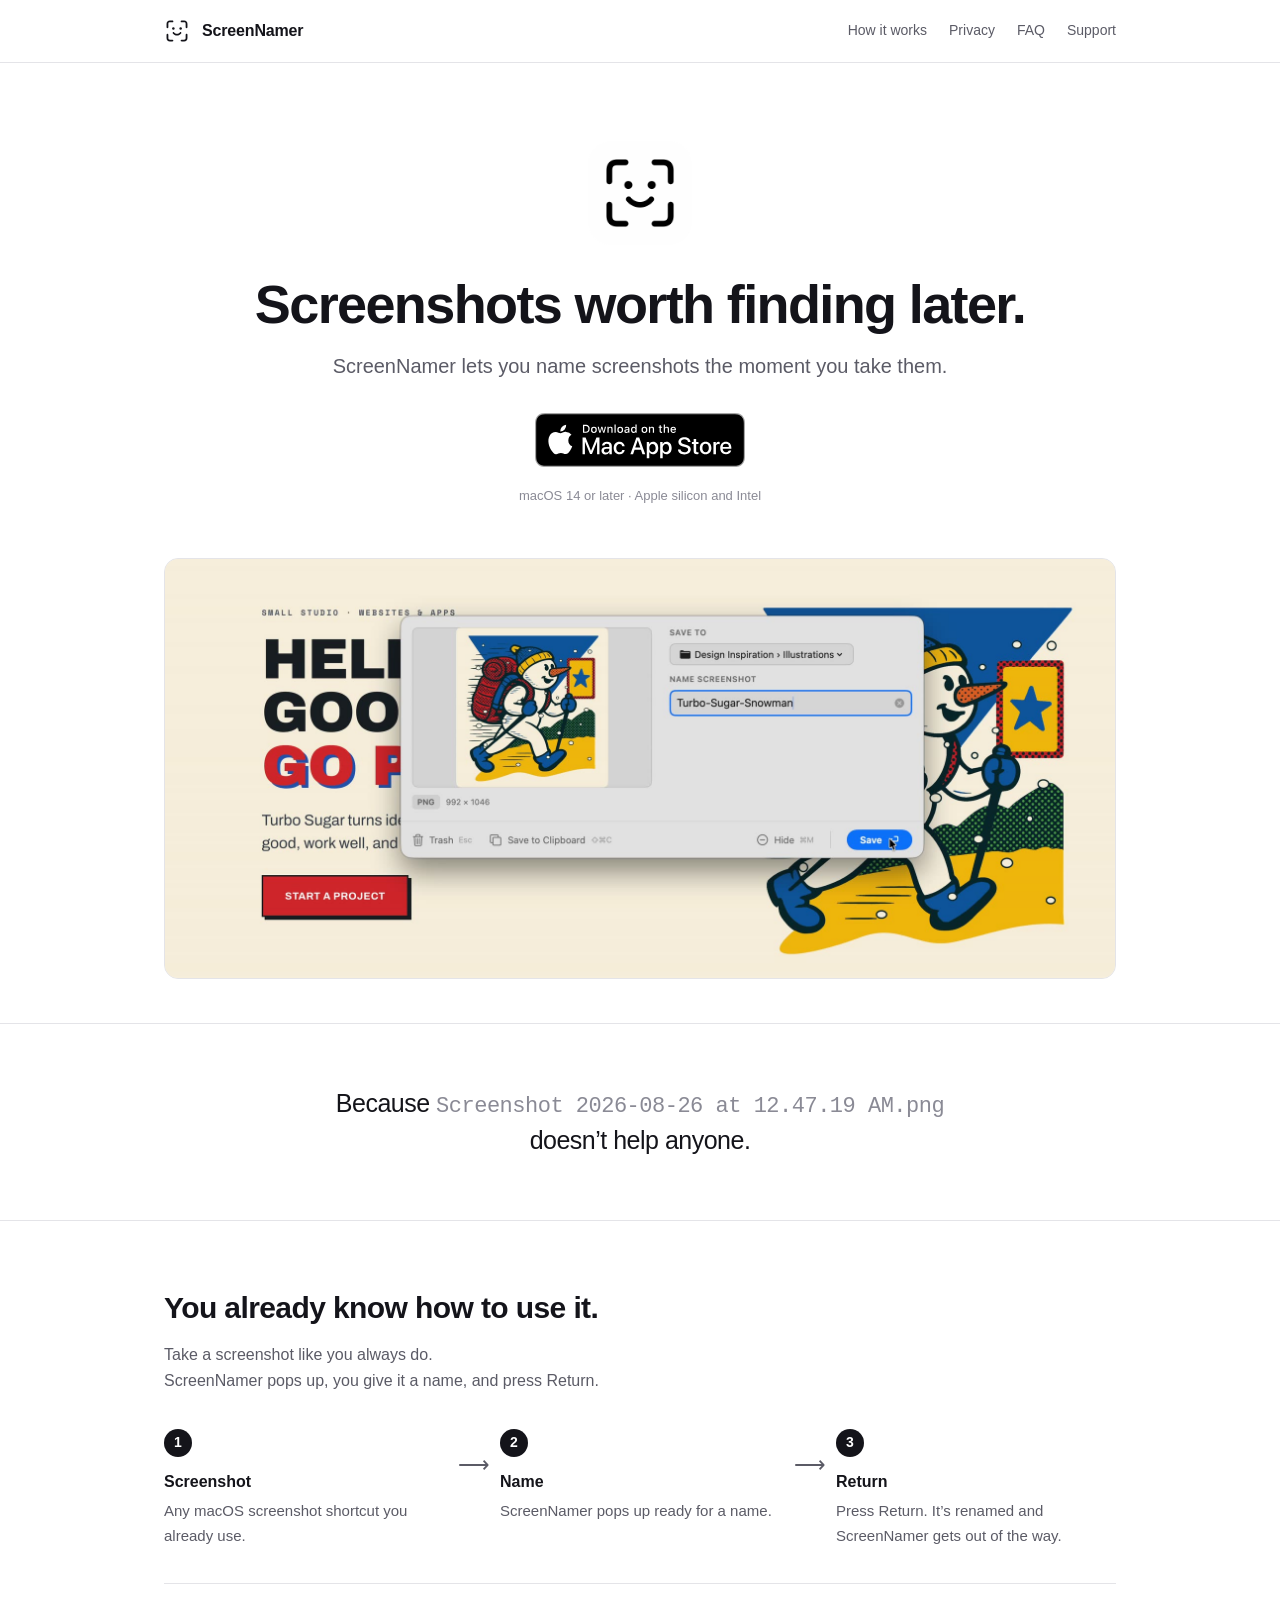
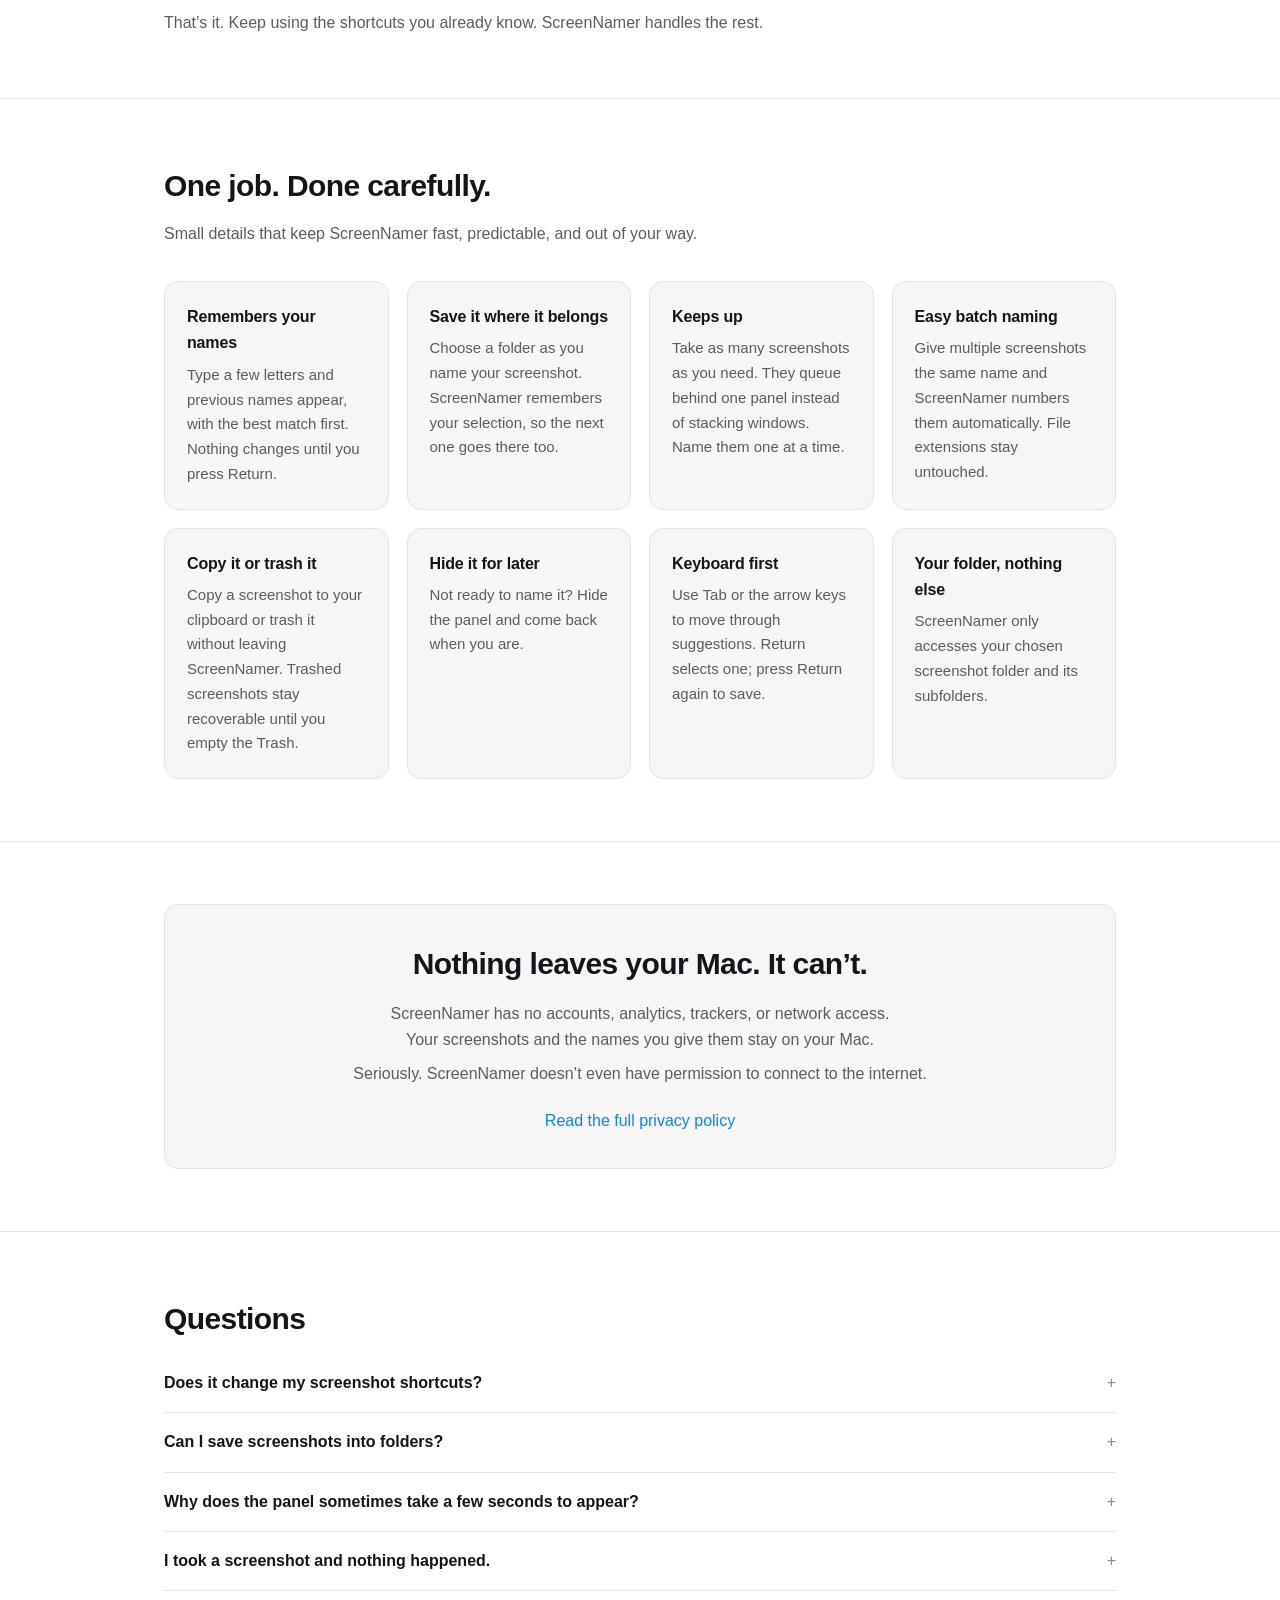
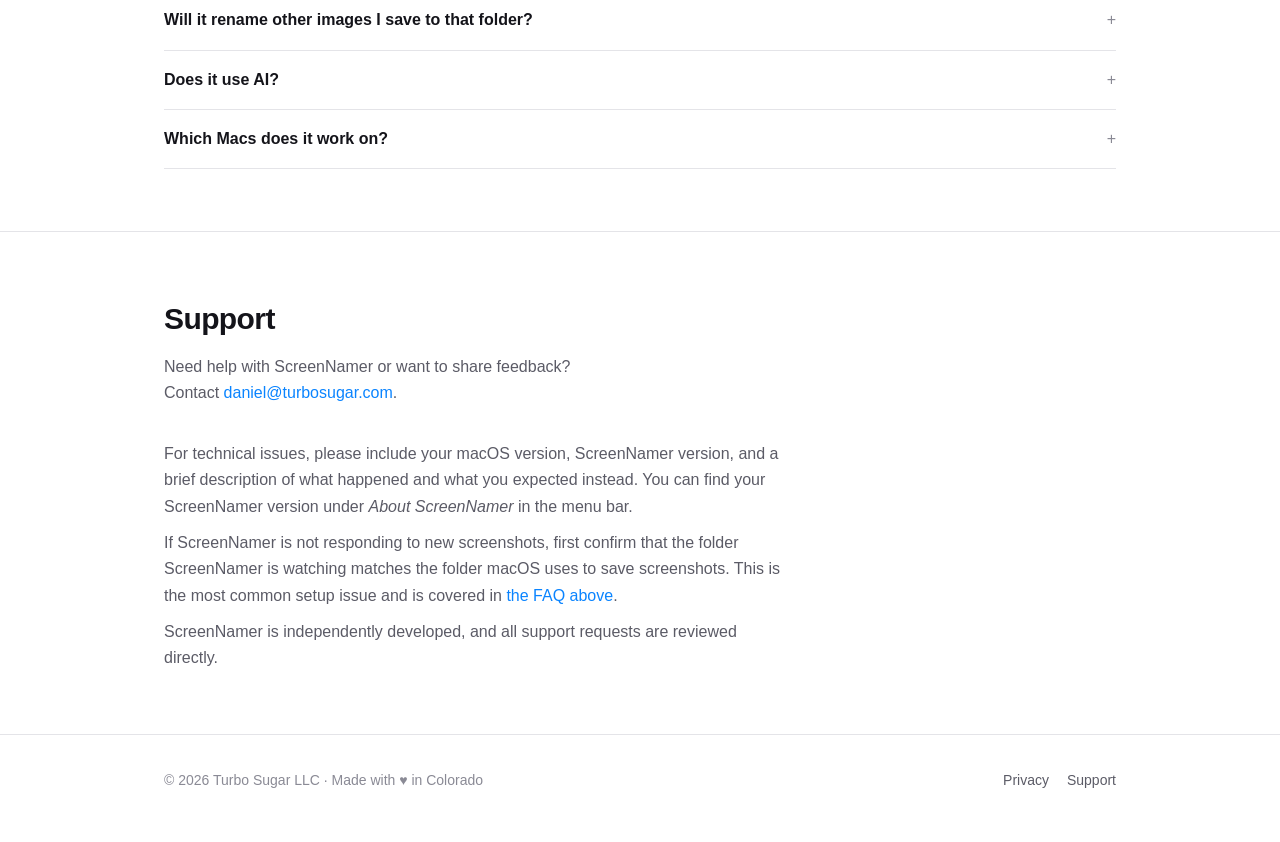
<file: index.html>
<!doctype html>
<html lang="en">
<head>
<meta charset="utf-8">
<meta name="viewport" content="width=device-width, initial-scale=1">
<title>ScreenNamer: Screenshots worth finding later</title>
<meta name="description" content="A tiny Mac app for people who take a lot of screenshots. Name them the moment you take them. Type a name, press Return, done. Nothing leaves your Mac.">
<link rel="icon" href="assets/icon.png">
<link rel="stylesheet" href="styles.css">

<meta property="og:title" content="ScreenNamer: Screenshots worth finding later">
<meta property="og:description" content="A tiny Mac app for people who take a lot of screenshots. Name them while you still remember why you took them.">
<meta property="og:image" content="https://screennamer.com/assets/mockup-turbo-sugar.png">
<meta property="og:url" content="https://screennamer.com/">
<meta property="og:type" content="website">
<meta name="twitter:card" content="summary_large_image">

<!-- Page counts only: the cookieless build, so nothing is stored on a visitor's
     device and the site needs no consent banner. See /privacy for what this collects.
     The app itself has no network access at all; that is a separate matter. -->
<script
  defer
  data-website-id="dfid_9TBlwicqMtUxgh9AeUg6Y"
  data-domain="screennamer.com"
  src="https://datafa.st/js/script.cookieless.js">
</script>
</head>
<body>

<header>
  <div class="wrap bar">
    <svg class="mark" width="26" height="26" viewBox="0 0 1024 1024" fill="currentColor" aria-hidden="true" focusable="false">
      <path d="M135.83,404.52c-19.79,0-35.83-16.04-35.83-35.83v-134.35c0-85.38,48.97-134.35,134.35-134.35h98.52c19.79,0,35.83,16.04,35.83,35.83s-16.04,35.83-35.83,35.83h-98.52c-45.7,0-62.7,16.99-62.7,62.7v134.35c0,19.79-16.04,35.83-35.83,35.83Z"/>
      <path d="M888.17,404.52c-19.79,0-35.83-16.04-35.83-35.83v-134.35c0-45.7-16.99-62.7-62.7-62.7h-98.52c-19.79,0-35.83-16.04-35.83-35.83s16.04-35.83,35.83-35.83h98.52c85.38,0,134.35,48.97,134.35,134.35v134.35c0,19.79-16.04,35.83-35.83,35.83Z"/>
      <path d="M332.87,924h-98.52c-85.38,0-134.35-48.97-134.35-134.35v-134.35c0-19.79,16.04-35.83,35.83-35.83s35.83,16.04,35.83,35.83v134.35c0,45.7,16.99,62.7,62.7,62.7h98.52c19.79,0,35.83,16.04,35.83,35.83s-16.04,35.83-35.83,35.83Z"/>
      <path d="M789.65,924h-98.52c-19.79,0-35.83-16.04-35.83-35.83s16.04-35.83,35.83-35.83h98.52c45.7,0,62.7-16.99,62.7-62.7v-134.35c0-19.79,16.04-35.83,35.83-35.83s35.83,16.04,35.83,35.83v134.35c0,85.38-48.97,134.35-134.35,134.35Z"/>
      <circle cx="368.7" cy="413.48" r="49.26"/>
      <circle cx="655.3" cy="413.48" r="49.26"/>
      <path d="M512,688.89c-64.33,0-124.49-29.08-165.05-79.78-11.59-14.49-9.24-35.62,5.25-47.21,14.49-11.59,35.62-9.24,47.21,5.24,27.74,34.68,68.78,54.57,112.6,54.57s84.86-19.89,112.6-54.57c11.59-14.48,32.72-16.83,47.21-5.24,14.48,11.59,16.83,32.72,5.24,47.21-40.56,50.7-100.72,79.78-165.05,79.78Z"/>
    </svg>
    <span class="name">ScreenNamer</span>
    <nav>
      <a href="#how">How it works</a>
      <a href="#privacy">Privacy</a>
      <a href="#faq">FAQ</a>
      <a href="#support">Support</a>
    </nav>
  </div>
</header>

<main>

  <div class="wrap hero">
    <img class="icon" src="assets/icon.png" alt="ScreenNamer app icon">
    <h1>Screenshots worth finding later.</h1>
    <p class="lede">
      ScreenNamer lets you name screenshots the moment you take them.
    </p>

    <div class="cta">
      <!-- Apple's official badge, unmodified: black (preferred), at least 40px tall,
           one-quarter of its height clear on every side. -->
      <a class="store-badge" href="https://apps.apple.com/us/app/screennamer/id6806063779?mt=12">
        <img src="assets/mac-app-store-badge.svg"
             alt="Download on the Mac App Store" width="211" height="54">
      </a>
      <span class="meta">macOS 14 or later · Apple silicon and Intel</span>
    </div>

    <figure class="shot">
      <!--
        The whole pitch is speed, and speed is not a thing a still image can show.
        Muted and inline so it plays on mobile; the poster covers the moment before
        playback, and anyone who has asked their system to reduce motion.
      -->
      <video autoplay muted loop playsinline preload="metadata"
             poster="assets/hero-poster.jpg"
             aria-label="A screenshot is captured over a web page. The ScreenNamer panel appears with a preview of the capture, a Save To row above the name field, and recent names listed below it. A name is picked from that list, then the Save To menu opens and a folder two levels down is chosen, Design Inspiration then Illustrations. The screenshot is saved there under its new name and the panel disappears. Along the bottom of the panel sit its four actions: Trash, Save to Clipboard, Hide, and Save.">
        <source src="assets/hero.mp4" type="video/mp4">
        <img src="assets/hero-poster.jpg" alt="The ScreenNamer rename panel floating over a web page: a preview of the capture, a Save To row reading Design Inspiration then Illustrations, a name field reading Turbo-Sugar-Snowman, and a row of actions along the bottom: Trash, Save to Clipboard, Hide and Save.">
      </video>
    </figure>
  </div>

  <section>
    <div class="wrap">
      <p class="pull">
        Because <code>Screenshot 2026-08-26 at 12.47.19 AM.png</code><br>
        doesn&rsquo;t help anyone.
      </p>
    </div>
  </section>

  <section id="how">
    <div class="wrap">
      <h2>You already know how to use it.</h2>
      <p class="sub">
        Take a screenshot like you always do.<br>
        ScreenNamer pops up, you give it a name, and press Return.
      </p>
      <div class="steps">
        <div class="step">
          <h3>Screenshot</h3>
          <p>Any macOS screenshot shortcut you already use.</p>
        </div>
        <div class="step">
          <h3>Name</h3>
          <p>ScreenNamer pops up ready for a name.</p>
        </div>
        <div class="step">
          <h3>Return</h3>
          <p>Press Return. It&rsquo;s renamed and ScreenNamer gets out of the way.</p>
        </div>
      </div>
      <p class="steps-coda">That&rsquo;s it. Keep using the shortcuts you already know. ScreenNamer handles the rest.</p>
    </div>
  </section>

  <section>
    <div class="wrap">
      <h2>One job. Done carefully.</h2>
      <p class="sub">Small details that keep ScreenNamer fast, predictable, and out of your way.</p>
      <div class="grid">
        <div class="card">
          <h3>Remembers your names</h3>
          <p>Type a few letters and previous names appear, with the best match first. Nothing changes until you press Return.</p>
        </div>
        <div class="card">
          <h3>Save it where it belongs</h3>
          <p>Choose a folder as you name your screenshot. ScreenNamer remembers your selection, so the next one goes there too.</p>
        </div>
        <div class="card">
          <h3>Keeps up</h3>
          <p>Take as many screenshots as you need. They queue behind one panel instead of stacking windows. Name them one at a time.</p>
        </div>
        <div class="card">
          <h3>Easy batch naming</h3>
          <p>Give multiple screenshots the same name and ScreenNamer numbers them automatically. File extensions stay untouched.</p>
        </div>
        <div class="card">
          <h3>Copy it or trash it</h3>
          <p>Copy a screenshot to your clipboard or trash it without leaving ScreenNamer. Trashed screenshots stay recoverable until you empty the Trash.</p>
        </div>
        <div class="card">
          <h3>Hide it for later</h3>
          <p>Not ready to name it? Hide the panel and come back when you are.</p>
        </div>
        <div class="card">
          <h3>Keyboard first</h3>
          <p>Use Tab or the arrow keys to move through suggestions. Return selects one; press Return again to save.</p>
        </div>
        <div class="card">
          <h3>Your folder, nothing else</h3>
          <p>ScreenNamer only accesses your chosen screenshot folder and its subfolders.</p>
        </div>
      </div>
    </div>
  </section>

  <section id="privacy">
    <div class="wrap">
      <div class="banner">
        <h2>Nothing leaves your Mac. It can&rsquo;t.</h2>
        <p>
          ScreenNamer has no accounts, analytics, trackers, or network access. Your screenshots and
          the names you give them stay on your Mac.
        </p>
        <p>
          Seriously. ScreenNamer doesn&rsquo;t even have permission to connect to the internet.
        </p>
        <p class="banner-link"><a href="privacy/">Read the full privacy policy</a></p>
      </div>
    </div>
  </section>

  <section id="faq">
    <div class="wrap">
      <h2>Questions</h2>

      <details>
        <summary>Does it change my screenshot shortcuts?</summary>
        <p>No. ⇧⌘3, ⇧⌘4 and ⇧⌘5 keep working exactly as they do now. ScreenNamer watches the folder macOS saves to and reacts after the fact. It never intercepts the capture itself.</p>
      </details>

      <details>
        <summary>Can I save screenshots into folders?</summary>
        <p>Yes. The rename panel has a <em>Save To</em> picker above the name. Choose any folder inside the folder ScreenNamer watches &mdash; however deep it goes &mdash; and your screenshot is filed there when you save. If the folder doesn&rsquo;t exist yet, name one from the same menu. It is only created when you save, so changing your mind leaves nothing behind.</p>
        <p>ScreenNamer stays on the folder you picked, so a run of screenshots that belong together takes one trip to the menu instead of ten. Choose your main folder again to stop filing, and it always starts there when you open the app.</p>
        <p>The list is read from the folder itself every time the panel opens, so a folder you made in Finder a minute ago is already there &mdash; and nothing about where you file your screenshots is stored anywhere.</p>
        <p>This is about where screenshots <em>go</em>, not where ScreenNamer looks: it still watches one folder, and only files that land directly in it. Needs ScreenNamer 1.1 or later.</p>
      </details>

      <details>
        <summary>Why does the panel sometimes take a few seconds to appear?</summary>
        <p>That is macOS, not ScreenNamer. While the floating thumbnail is showing in the corner of your screen, macOS waits about five seconds before writing the file to disk, so nothing can see it until then. Press ⇧⌘5, click Options, and turn off <em>Show Floating Thumbnail</em>, and screenshots save instantly. ScreenNamer mentions this the first time you open it.</p>
      </details>

      <details>
        <summary>I took a screenshot and nothing happened.</summary>
        <p>Almost always, the two folders don&rsquo;t match. ScreenNamer is watching one folder while macOS is saving to another, so nothing ever arrives for it to rename.</p>
        <p>Check them against each other. In ScreenNamer, open Settings and read the path under <em>Folder to watch</em>. Then press ⇧⌘5, click Options, and see which folder is ticked under <em>Save to</em>. Those two need to be the same folder. If the one you want isn&rsquo;t in the list, choose <em>Other Location…</em> and pick it there.</p>
        <p>Those are Step 1 and Step 2 of the Setup Guide, in the ScreenNamer menu. It ends with a test screenshot, so you can watch the two line up before you close it.</p>
        <p><strong>Check for a folder inside the folder.</strong> ScreenNamer only watches files that land directly in the folder you chose, not in folders inside it. If macOS is saving to <em>Desktop/screenshots</em> while ScreenNamer is watching <em>Desktop</em>, nothing will ever reach it. Point ScreenNamer at the exact folder your screenshots appear in. (Saving <em>into</em> a folder is a separate thing, and it does work &mdash; see <em>Can I save screenshots into folders?</em> above.)</p>
        <p><strong>Try turning off <em>Only rename screenshots</em>.</strong> In Settings. That switch asks macOS whether it took the picture, and the answer can go missing &mdash; most often when the folder you are watching syncs to iCloud, which does not always carry that marking across. With the switch off, ScreenNamer offers to name any new image that lands in the folder. If that fixes it for you, please <a href="#support">let me know</a>: it helps me fix the underlying problem.</p>
        <p>If ScreenNamer was working and then stopped responding, update to the latest version from the App Store, which fixes this. Until you do, restarting your Mac will get it going again.</p>
      </details>

      <details>
        <summary>Will it rename other images I save to that folder?</summary>
        <p>No. ScreenNamer only reacts to files macOS captured itself. Export a PNG from another app into the same folder, or drag one in, and it stays exactly as you left it, under the name you gave it.</p>
        <p>macOS marks its own captures with a piece of file metadata, and that is what ScreenNamer looks for. The mark belongs to the file rather than its name, so a screenshot you renamed months ago still counts as one.</p>
        <p>If you&rsquo;d rather be prompted for everything that lands in the folder, open Settings and turn off <em>Only rename screenshots</em>. That is also the setting to try if your screenshots are being ignored: the mark can go missing when a folder syncs to iCloud, and without it ScreenNamer cannot tell a capture from any other image.</p>
      </details>

      <details>
        <summary>Does it use AI?</summary>
        <p>No. And that&rsquo;s intentional.</p>
        <p>ScreenNamer remembers names you&rsquo;ve used before. Nothing is analyzed, uploaded, or generated. You name your screenshots. ScreenNamer just makes it fast.</p>
      </details>

      <details>
        <summary>Which Macs does it work on?</summary>
        <p>macOS 14 Sonoma or later, on Apple silicon and Intel.</p>
      </details>
    </div>
  </section>

  <section id="support">
    <div class="wrap">
      <h2>Support</h2>
      <p class="sub">Need help with ScreenNamer or want to share feedback?<br>Contact <a href="mailto:daniel@turbosugar.com">daniel@turbosugar.com</a>.</p>
      <p class="support-note">For technical issues, please include your macOS version, ScreenNamer version, and a brief description of what happened and what you expected instead. You can find your ScreenNamer version under <em>About ScreenNamer</em> in the menu bar.</p>
      <p class="support-note">If ScreenNamer is not responding to new screenshots, first confirm that the folder ScreenNamer is watching matches the folder macOS uses to save screenshots. This is the most common setup issue and is covered in <a href="#faq">the FAQ above</a>.</p>
      <p class="support-note">ScreenNamer is independently developed, and all support requests are reviewed directly.</p>
    </div>
  </section>

</main>

<footer>
  <div class="wrap footrow">
    <span>© 2026 Turbo Sugar LLC · Made with ♥ in Colorado</span>
    <nav>
      <a href="privacy/">Privacy</a>
      <a href="#support">Support</a>
    </nav>
  </div>
</footer>

<script>
  // Respect prefers-reduced-motion: hold the hero on its poster frame instead of looping.
  (function () {
    var video = document.querySelector('figure.shot video');
    if (!video) return;
    var reduce = window.matchMedia('(prefers-reduced-motion: reduce)');
    function apply() {
      if (reduce.matches) { video.pause(); video.removeAttribute('loop'); }
      else { video.play().catch(function () {}); }
    }
    apply();
    reduce.addEventListener('change', apply);
  })();
</script>

</body>
</html>
</file>
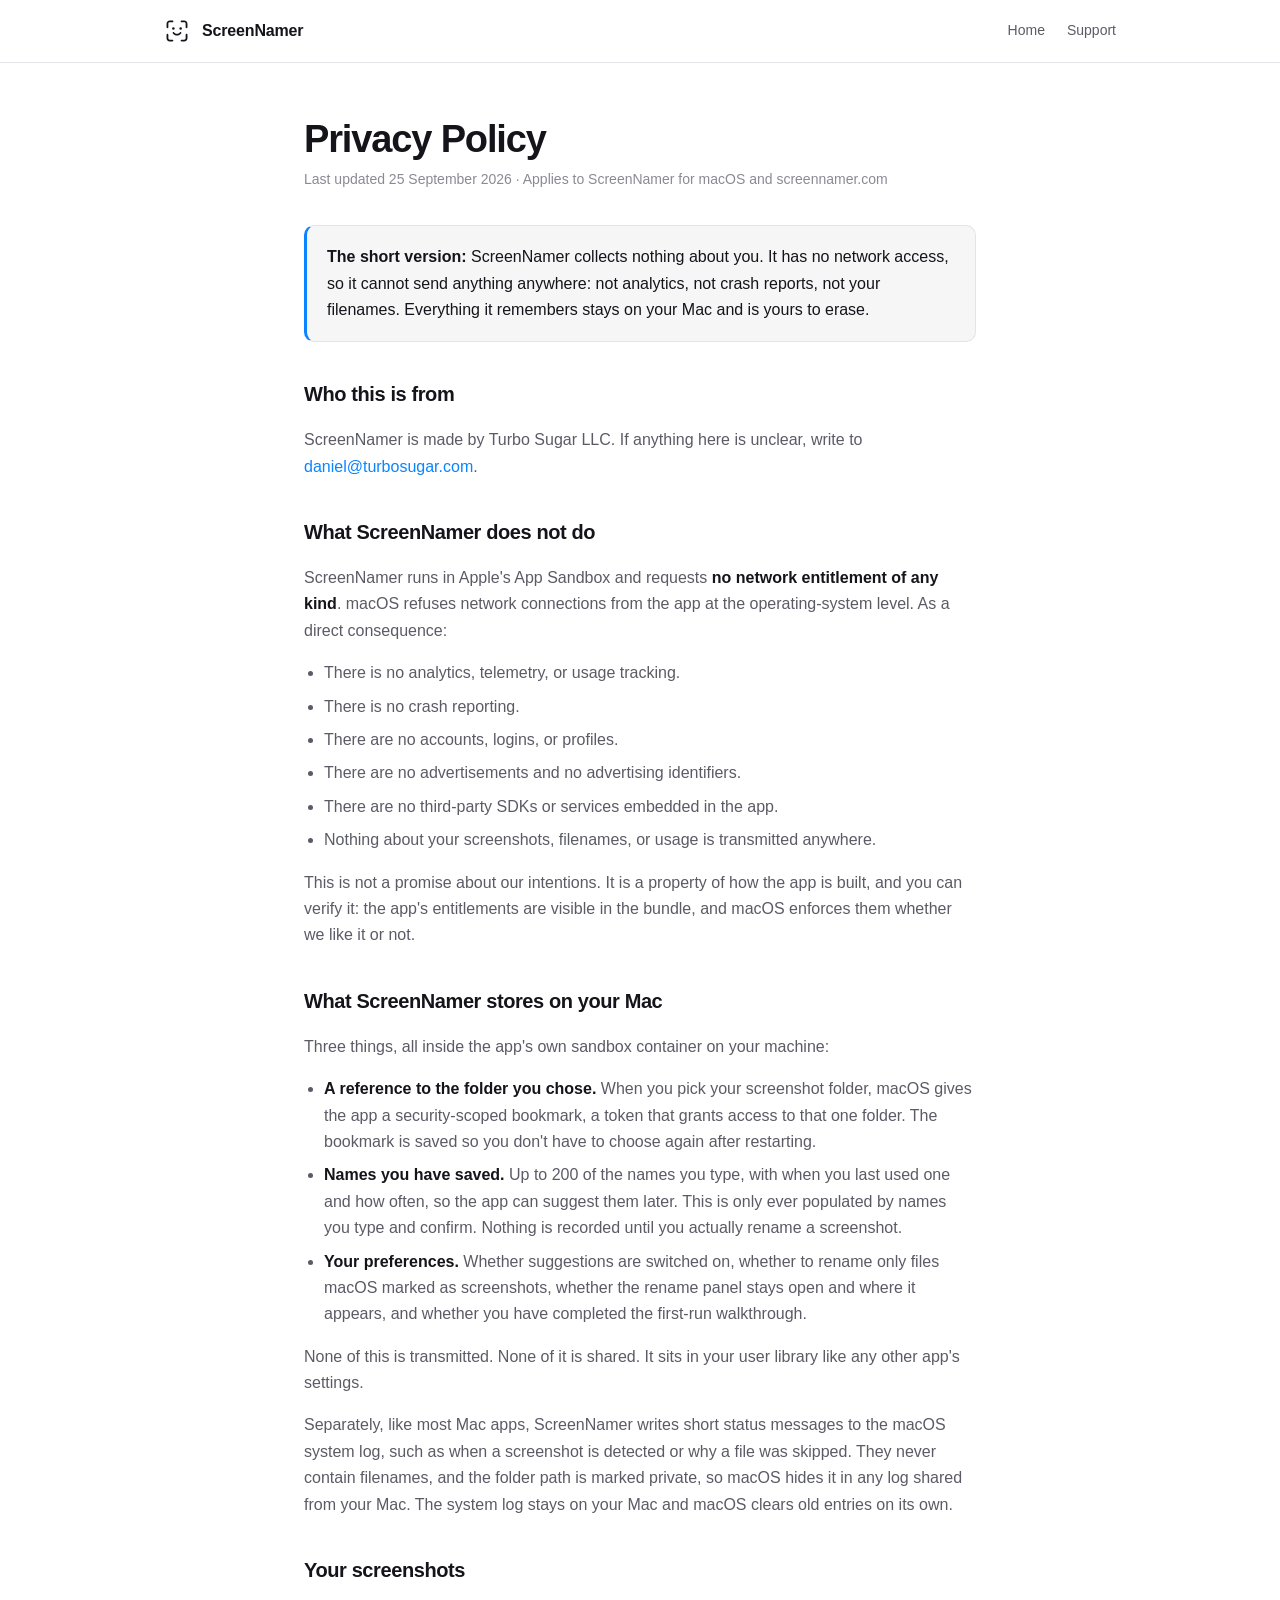
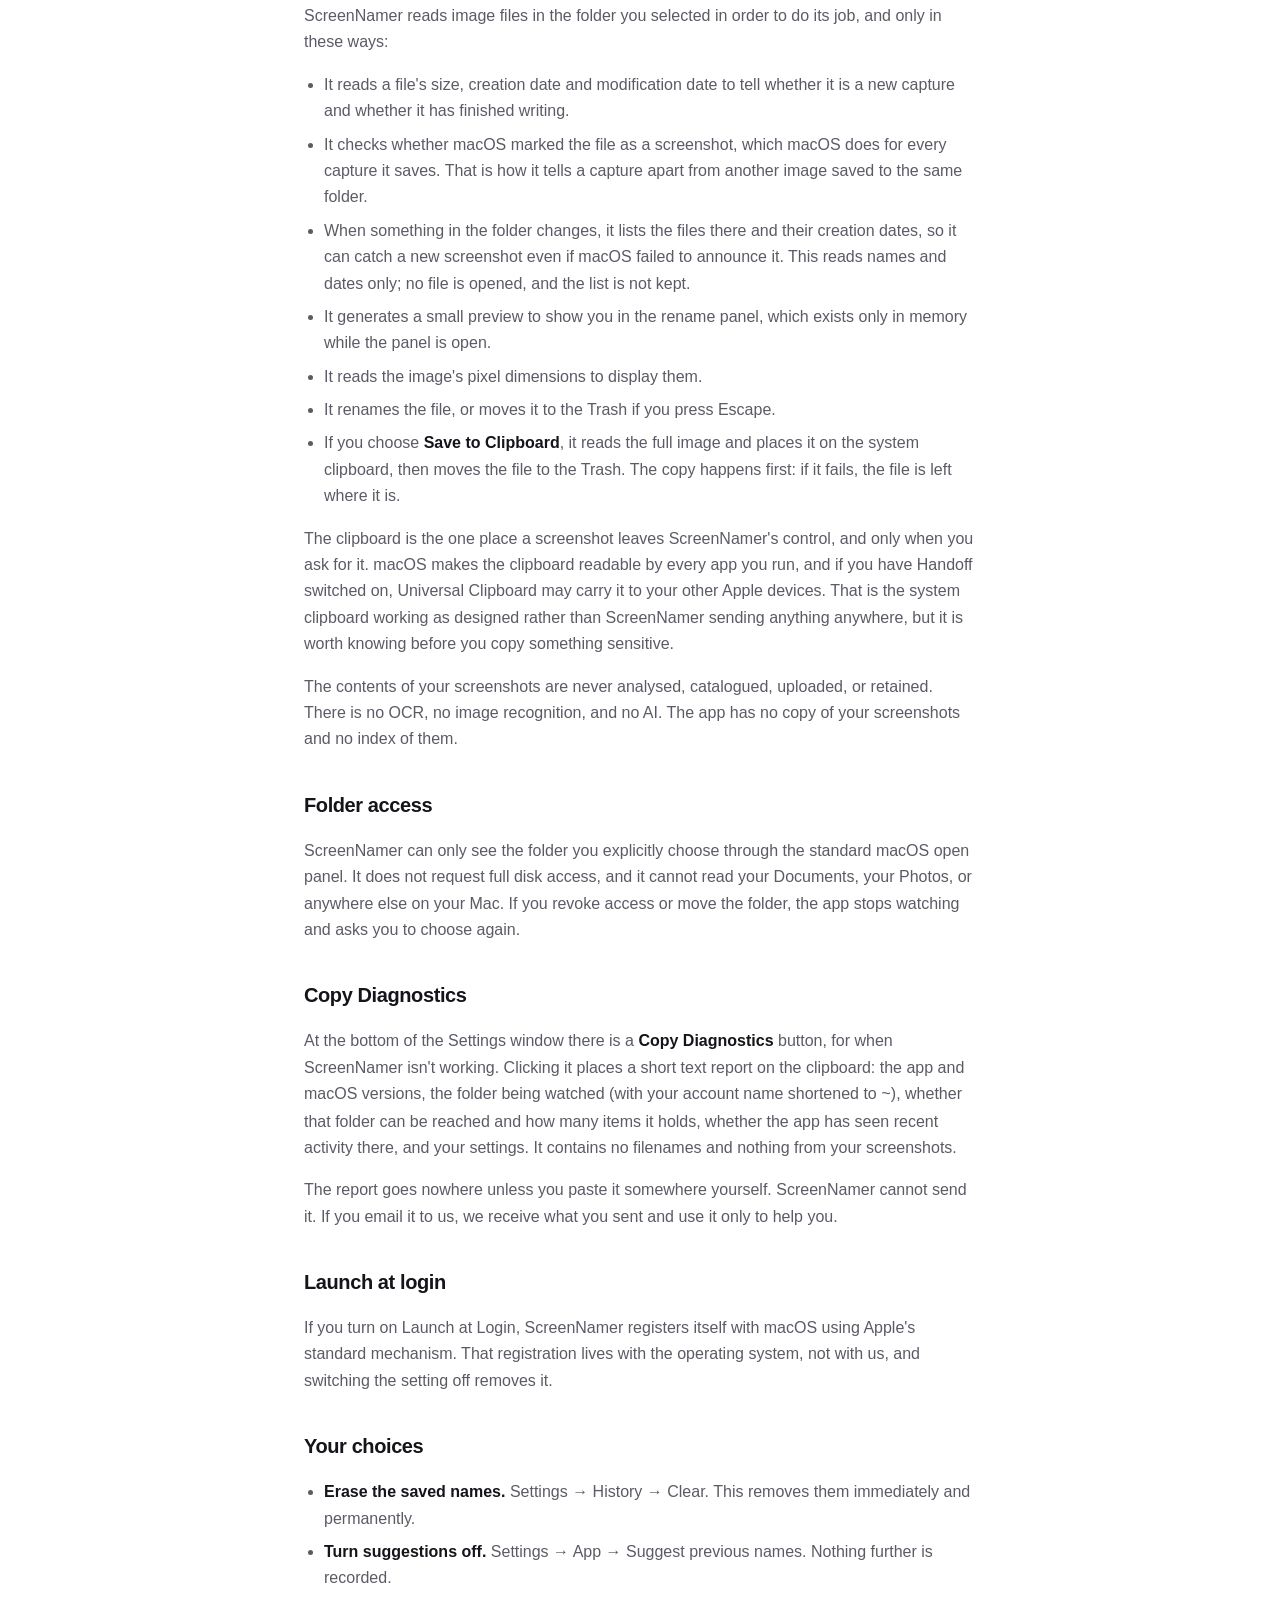
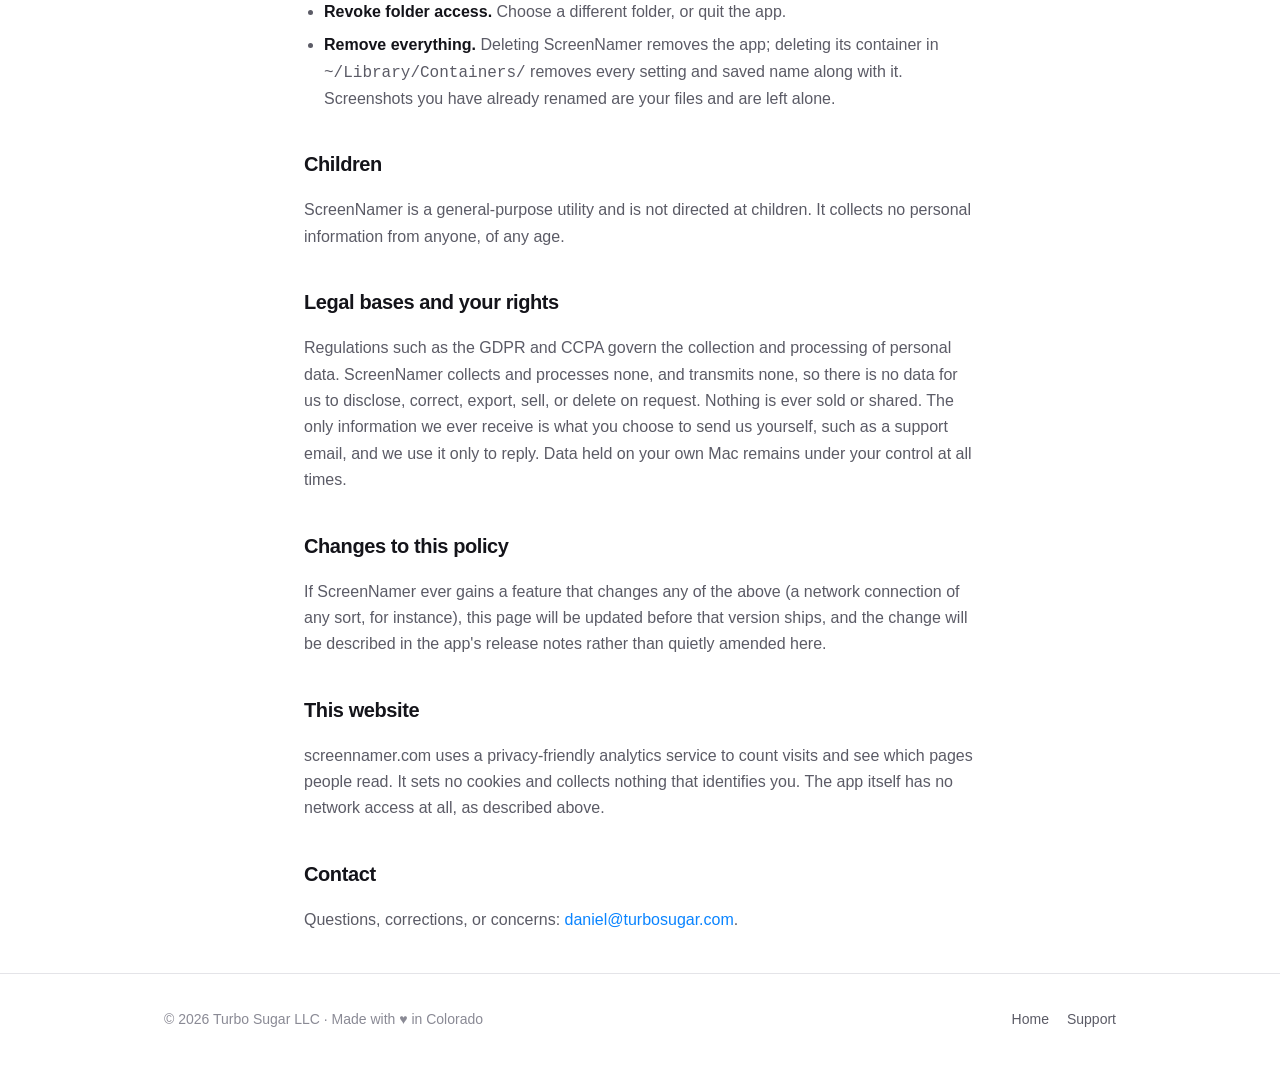
<file: privacy/index.html>
<!doctype html>
<html lang="en">
<head>
<meta charset="utf-8">
<meta name="viewport" content="width=device-width, initial-scale=1">
<title>Privacy Policy: ScreenNamer</title>
<meta name="description" content="ScreenNamer collects nothing. It has no network access, no accounts, and no analytics. Everything it stores stays on your Mac.">
<link rel="icon" href="../assets/icon.png">
<link rel="stylesheet" href="../styles.css">
</head>
<body>

<header>
  <div class="wrap bar">
    <svg class="mark" width="26" height="26" viewBox="0 0 1024 1024" fill="currentColor" aria-hidden="true" focusable="false">
      <path d="M135.83,404.52c-19.79,0-35.83-16.04-35.83-35.83v-134.35c0-85.38,48.97-134.35,134.35-134.35h98.52c19.79,0,35.83,16.04,35.83,35.83s-16.04,35.83-35.83,35.83h-98.52c-45.7,0-62.7,16.99-62.7,62.7v134.35c0,19.79-16.04,35.83-35.83,35.83Z"/>
      <path d="M888.17,404.52c-19.79,0-35.83-16.04-35.83-35.83v-134.35c0-45.7-16.99-62.7-62.7-62.7h-98.52c-19.79,0-35.83-16.04-35.83-35.83s16.04-35.83,35.83-35.83h98.52c85.38,0,134.35,48.97,134.35,134.35v134.35c0,19.79-16.04,35.83-35.83,35.83Z"/>
      <path d="M332.87,924h-98.52c-85.38,0-134.35-48.97-134.35-134.35v-134.35c0-19.79,16.04-35.83,35.83-35.83s35.83,16.04,35.83,35.83v134.35c0,45.7,16.99,62.7,62.7,62.7h98.52c19.79,0,35.83,16.04,35.83,35.83s-16.04,35.83-35.83,35.83Z"/>
      <path d="M789.65,924h-98.52c-19.79,0-35.83-16.04-35.83-35.83s16.04-35.83,35.83-35.83h98.52c45.7,0,62.7-16.99,62.7-62.7v-134.35c0-19.79,16.04-35.83,35.83-35.83s35.83,16.04,35.83,35.83v134.35c0,85.38-48.97,134.35-134.35,134.35Z"/>
      <circle cx="368.7" cy="413.48" r="49.26"/>
      <circle cx="655.3" cy="413.48" r="49.26"/>
      <path d="M512,688.89c-64.33,0-124.49-29.08-165.05-79.78-11.59-14.49-9.24-35.62,5.25-47.21,14.49-11.59,35.62-9.24,47.21,5.24,27.74,34.68,68.78,54.57,112.6,54.57s84.86-19.89,112.6-54.57c11.59-14.48,32.72-16.83,47.21-5.24,14.48,11.59,16.83,32.72,5.24,47.21-40.56,50.7-100.72,79.78-165.05,79.78Z"/>
    </svg>
    <a class="name" href="../" style="color:inherit">ScreenNamer</a>
    <nav>
      <a href="../">Home</a>
      <a href="mailto:daniel@turbosugar.com">Support</a>
    </nav>
  </div>
</header>

<main class="wrap legal">

  <h1>Privacy Policy</h1>
  <p class="stamp">Last updated 25 September 2026 · Applies to ScreenNamer for macOS and screennamer.com</p>

  <div class="summary">
    <p><strong>The short version:</strong> ScreenNamer collects nothing about you. It has no network access, so it cannot send anything anywhere: not analytics, not crash reports, not your filenames. Everything it remembers stays on your Mac and is yours to erase.</p>
  </div>

  <h2>Who this is from</h2>
  <p>ScreenNamer is made by Turbo Sugar LLC. If anything here is unclear, write to <a href="mailto:daniel@turbosugar.com">daniel@turbosugar.com</a>.</p>

  <h2>What ScreenNamer does not do</h2>
  <p>ScreenNamer runs in Apple's App Sandbox and requests <strong>no network entitlement of any kind</strong>. macOS refuses network connections from the app at the operating-system level. As a direct consequence:</p>
  <ul>
    <li>There is no analytics, telemetry, or usage tracking.</li>
    <li>There is no crash reporting.</li>
    <li>There are no accounts, logins, or profiles.</li>
    <li>There are no advertisements and no advertising identifiers.</li>
    <li>There are no third-party SDKs or services embedded in the app.</li>
    <li>Nothing about your screenshots, filenames, or usage is transmitted anywhere.</li>
  </ul>
  <p>This is not a promise about our intentions. It is a property of how the app is built, and you can verify it: the app's entitlements are visible in the bundle, and macOS enforces them whether we like it or not.</p>

  <h2>What ScreenNamer stores on your Mac</h2>
  <p>Three things, all inside the app's own sandbox container on your machine:</p>
  <ul>
    <li><strong>A reference to the folder you chose.</strong> When you pick your screenshot folder, macOS gives the app a security-scoped bookmark, a token that grants access to that one folder. The bookmark is saved so you don't have to choose again after restarting.</li>
    <li><strong>Names you have saved.</strong> Up to 200 of the names you type, with when you last used one and how often, so the app can suggest them later. This is only ever populated by names you type and confirm. Nothing is recorded until you actually rename a screenshot.</li>
    <li><strong>Your preferences.</strong> Whether suggestions are switched on, whether to rename only files macOS marked as screenshots, whether the rename panel stays open and where it appears, and whether you have completed the first-run walkthrough.</li>
  </ul>
  <p>None of this is transmitted. None of it is shared. It sits in your user library like any other app's settings.</p>
  <p>Separately, like most Mac apps, ScreenNamer writes short status messages to the macOS system log, such as when a screenshot is detected or why a file was skipped. They never contain filenames, and the folder path is marked private, so macOS hides it in any log shared from your Mac. The system log stays on your Mac and macOS clears old entries on its own.</p>

  <h2>Your screenshots</h2>
  <p>ScreenNamer reads image files in the folder you selected in order to do its job, and only in these ways:</p>
  <ul>
    <li>It reads a file's size, creation date and modification date to tell whether it is a new capture and whether it has finished writing.</li>
    <li>It checks whether macOS marked the file as a screenshot, which macOS does for every capture it saves. That is how it tells a capture apart from another image saved to the same folder.</li>
    <li>When something in the folder changes, it lists the files there and their creation dates, so it can catch a new screenshot even if macOS failed to announce it. This reads names and dates only; no file is opened, and the list is not kept.</li>
    <li>It generates a small preview to show you in the rename panel, which exists only in memory while the panel is open.</li>
    <li>It reads the image's pixel dimensions to display them.</li>
    <li>It renames the file, or moves it to the Trash if you press Escape.</li>
    <li>If you choose <strong>Save to Clipboard</strong>, it reads the full image and places it on the system clipboard, then moves the file to the Trash. The copy happens first: if it fails, the file is left where it is.</li>
  </ul>
  <p>The clipboard is the one place a screenshot leaves ScreenNamer's control, and only when you ask for it. macOS makes the clipboard readable by every app you run, and if you have Handoff switched on, Universal Clipboard may carry it to your other Apple devices. That is the system clipboard working as designed rather than ScreenNamer sending anything anywhere, but it is worth knowing before you copy something sensitive.</p>
  <p>The contents of your screenshots are never analysed, catalogued, uploaded, or retained. There is no OCR, no image recognition, and no AI. The app has no copy of your screenshots and no index of them.</p>

  <h2>Folder access</h2>
  <p>ScreenNamer can only see the folder you explicitly choose through the standard macOS open panel. It does not request full disk access, and it cannot read your Documents, your Photos, or anywhere else on your Mac. If you revoke access or move the folder, the app stops watching and asks you to choose again.</p>

  <h2>Copy Diagnostics</h2>
  <p>At the bottom of the Settings window there is a <strong>Copy Diagnostics</strong> button, for when ScreenNamer isn't working. Clicking it places a short text report on the clipboard: the app and macOS versions, the folder being watched (with your account name shortened to <code>~</code>), whether that folder can be reached and how many items it holds, whether the app has seen recent activity there, and your settings. It contains no filenames and nothing from your screenshots.</p>
  <p>The report goes nowhere unless you paste it somewhere yourself. ScreenNamer cannot send it. If you email it to us, we receive what you sent and use it only to help you.</p>

  <h2>Launch at login</h2>
  <p>If you turn on Launch at Login, ScreenNamer registers itself with macOS using Apple's standard mechanism. That registration lives with the operating system, not with us, and switching the setting off removes it.</p>

  <h2>Your choices</h2>
  <ul>
    <li><strong>Erase the saved names.</strong> Settings → History → Clear. This removes them immediately and permanently.</li>
    <li><strong>Turn suggestions off.</strong> Settings → App → Suggest previous names. Nothing further is recorded.</li>
    <li><strong>Revoke folder access.</strong> Choose a different folder, or quit the app.</li>
    <li><strong>Remove everything.</strong> Deleting ScreenNamer removes the app; deleting its container in <code>~/Library/Containers/</code> removes every setting and saved name along with it. Screenshots you have already renamed are your files and are left alone.</li>
  </ul>

  <h2>Children</h2>
  <p>ScreenNamer is a general-purpose utility and is not directed at children. It collects no personal information from anyone, of any age.</p>

  <h2>Legal bases and your rights</h2>
  <p>Regulations such as the GDPR and CCPA govern the collection and processing of personal data. ScreenNamer collects and processes none, and transmits none, so there is no data for us to disclose, correct, export, sell, or delete on request. Nothing is ever sold or shared. The only information we ever receive is what you choose to send us yourself, such as a support email, and we use it only to reply. Data held on your own Mac remains under your control at all times.</p>

  <h2>Changes to this policy</h2>
  <p>If ScreenNamer ever gains a feature that changes any of the above (a network connection of any sort, for instance), this page will be updated before that version ships, and the change will be described in the app's release notes rather than quietly amended here.</p>

  <h2>This website</h2>
  <p>screennamer.com uses a privacy-friendly analytics service to count visits and see which pages people read. It sets no cookies and collects nothing that identifies you. The app itself has no network access at all, as described above.</p>

  <h2>Contact</h2>
  <p>Questions, corrections, or concerns: <a href="mailto:daniel@turbosugar.com">daniel@turbosugar.com</a>.</p>

</main>

<footer>
  <div class="wrap footrow">
    <span>© 2026 Turbo Sugar LLC · Made with ♥ in Colorado</span>
    <nav>
      <a href="../">Home</a>
      <a href="mailto:daniel@turbosugar.com">Support</a>
    </nav>
  </div>
</footer>

</body>
</html>
</file>
<file: styles.css>
/* ScreenNamer — one stylesheet, no frameworks, no external requests. */

:root {
  --bg: #ffffff;
  --bg-soft: #f6f6f7;
  --ink: #14141a;
  --ink-soft: #5b5b66;
  --ink-faint: #8a8a95;
  --line: #e4e4e8;
  --accent: #0a84ff;
  --radius: 14px;
  --max: 1000px;
}

@media (prefers-color-scheme: dark) {
  :root {
    --bg: #101013;
    --bg-soft: #17171c;
    --ink: #f2f2f5;
    --ink-soft: #a4a4b0;
    --ink-faint: #7a7a86;
    --line: #26262e;
    --accent: #4da3ff;
  }
}

* { box-sizing: border-box; }

html { scroll-behavior: smooth; }

body {
  margin: 0;
  background: var(--bg);
  color: var(--ink);
  font: 16px/1.65 -apple-system, BlinkMacSystemFont, "SF Pro Text", "Helvetica Neue", Arial, sans-serif;
  -webkit-font-smoothing: antialiased;
}

.wrap { max-width: var(--max); margin: 0 auto; padding: 0 24px; }

a { color: var(--accent); text-decoration: none; }
a:hover { text-decoration: underline; }

/* ---------- header ---------- */

header {
  border-bottom: 1px solid var(--line);
  position: sticky;
  top: 0;
  background: color-mix(in srgb, var(--bg) 88%, transparent);
  backdrop-filter: saturate(180%) blur(14px);
  z-index: 10;
}

.bar { display: flex; align-items: center; gap: 12px; height: 62px; }
.bar .mark { width: 26px; height: 26px; display: block; color: var(--ink); flex: none; }
.bar .name { font-weight: 600; letter-spacing: -0.01em; color: var(--ink); }
.bar nav { margin-left: auto; display: flex; gap: 22px; font-size: 14px; }
.bar nav a { color: var(--ink-soft); }
.bar nav a:hover { color: var(--ink); text-decoration: none; }

/* Phones: the four links cannot share a row with the wordmark without wrapping
   mid-label ("How it / works") and pushing Support off the screen. Give them a
   row of their own, spread across the full width, each label unbreakable. */
@media (max-width: 700px) {
  .bar {
    flex-wrap: wrap;
    height: auto;
    padding-top: 11px;
    padding-bottom: 9px;
    row-gap: 9px;
  }
  .bar nav {
    margin-left: 0;
    width: 100%;
    justify-content: space-between;
    gap: 12px;
    font-size: 13px;
    /* A narrow phone in a large text size can still overflow: let it scroll
       rather than wrap, and keep the scrollbar out of the design. */
    overflow-x: auto;
    scrollbar-width: none;
  }
  .bar nav::-webkit-scrollbar { display: none; }
  .bar nav a { white-space: nowrap; }
}

/* ---------- hero ---------- */

/* Vertical padding as longhand on purpose: `padding: 78px 0 44px` is a shorthand,
   so it would reset .wrap's horizontal padding to 0 and let the hero video run
   edge to edge. Same reason for .legal below. */
.hero { padding-top: 78px; padding-bottom: 44px; text-align: center; }
.hero img.icon { width: 104px; height: 104px; margin-bottom: 22px; }

h1 {
  font-size: clamp(34px, 6vw, 54px);
  line-height: 1.08;
  letter-spacing: -0.03em;
  margin: 0 0 16px;
}

.lede {
  font-size: clamp(17px, 2.4vw, 20px);
  color: var(--ink-soft);
  max-width: 620px;
  margin: 0 auto 30px;
}

.cta { display: inline-flex; flex-direction: column; align-items: center; gap: 18px; }

.button {
  display: inline-block;
  background: var(--ink);
  color: var(--bg);
  padding: 13px 26px;
  border-radius: 10px;
  font-weight: 600;
  font-size: 16px;
}
.button:hover { text-decoration: none; opacity: 0.88; }

.meta { font-size: 13px; color: var(--ink-faint); }

/* Apple's badge, unmodified: no hover effect, no filters, no rounding of our own.
   54px tall, so its required clear space is a quarter of that, 14px. The only
   neighbour is the line of text below, and the .cta gap keeps it further off. */
.store-badge { display: inline-block; line-height: 0; }
.store-badge:hover { text-decoration: none; }
.store-badge img { height: 54px; width: auto; }

figure.shot { margin: 52px 0 0; }
figure.shot img,
figure.shot video {
  width: 100%;
  height: auto;
  border: 1px solid var(--line);
  border-radius: var(--radius);
  display: block;
  background: var(--bg-soft);
}

/* ---------- sections ---------- */

section { padding: 62px 0; border-top: 1px solid var(--line); }

h2 {
  font-size: clamp(24px, 3.4vw, 30px);
  letter-spacing: -0.02em;
  margin: 0 0 10px;
}

.sub { color: var(--ink-soft); margin: 0 0 34px; max-width: 620px; }

.pull {
  font-size: clamp(19px, 3vw, 25px);
  line-height: 1.4;
  letter-spacing: -0.02em;
  margin: 0;
  text-align: center;
  color: var(--ink);
}
.pull code {
  font: inherit;
  font-family: ui-monospace, SFMono-Regular, Menlo, monospace;
  font-size: 0.88em;
  color: var(--ink-faint);
}

/* Eight cards, two rows of four. Below the breakpoint auto-fit takes over and lets
   them reflow to three, two, then one — 8 divides evenly by all of those. */
.grid { display: grid; gap: 18px; grid-template-columns: repeat(auto-fit, minmax(220px, 1fr)); }
@media (min-width: 940px) {
  .grid { grid-template-columns: repeat(4, 1fr); }
}

.card {
  background: var(--bg-soft);
  border: 1px solid var(--line);
  border-radius: var(--radius);
  padding: 22px;
}
.card h3 { margin: 0 0 6px; font-size: 16px; letter-spacing: -0.01em; }
.card p { margin: 0; color: var(--ink-soft); font-size: 15px; }

.steps { counter-reset: step; display: grid; gap: 26px; grid-template-columns: 1fr; }
.step { position: relative; padding-top: 40px; }
.step::before {
  counter-increment: step;
  content: counter(step);
  position: absolute;
  top: 0; left: 0;
  width: 28px; height: 28px;
  border-radius: 50%;
  background: var(--ink);
  color: var(--bg);
  display: grid; place-items: center;
  font-size: 14px; font-weight: 600;
}
.step h3 { margin: 0 0 4px; font-size: 16px; }
.step p { margin: 0; color: var(--ink-soft); font-size: 15px; }

/* The three steps are a sequence, not a set, so the gaps carry arrows. They sit in the
   grid gap as pseudo-elements on the first two steps, and only once three columns are
   guaranteed: stacked on a narrow screen an arrow pointing right points at nothing. */
@media (min-width: 860px) {
  .steps { grid-template-columns: repeat(3, 1fr); column-gap: 56px; }
  .step:not(:last-child)::after {
    content: "\27F6";
    position: absolute;
    top: 25px;
    right: -42px;
    width: 28px;
    text-align: center;
    font-size: 22px;
    line-height: 1;
    color: var(--ink-soft);
  }
}

.steps-coda {
  margin: 34px 0 0;
  padding-top: 26px;
  border-top: 1px solid var(--line);
  color: var(--ink-soft);
}

/* ---------- privacy banner ---------- */

.banner {
  background: var(--bg-soft);
  border: 1px solid var(--line);
  border-radius: var(--radius);
  padding: 34px;
  text-align: center;
}
.banner h2 { margin: 0 0 12px; }
/* One gap between paragraphs, a wider one before the link, and `balance` so a two-line
   paragraph splits evenly instead of leaving one word hanging on the first line, which
   is what made the spacing look uneven. */
.banner p {
  color: var(--ink-soft);
  max-width: 620px;
  margin: 0 auto 8px;
  text-wrap: balance;
}
.banner p:last-child { margin-bottom: 0; }
.banner .banner-link { margin-top: 20px; }

/* ---------- faq ---------- */

details {
  border-bottom: 1px solid var(--line);
  padding: 16px 0;
}
details summary {
  cursor: pointer;
  font-weight: 600;
  font-size: 16px;
  list-style: none;
}
details summary::-webkit-details-marker { display: none; }
details summary::after { content: "+"; float: right; color: var(--ink-faint); font-weight: 400; }
details[open] summary::after { content: "\2212"; }
details p { color: var(--ink-soft); margin: 10px 0 0; }

/* ---------- legal pages ---------- */

.legal { padding-top: 56px; padding-bottom: 24px; max-width: 720px; }
.legal h1 { font-size: clamp(28px, 4vw, 38px); margin-bottom: 8px; }
.legal .stamp { color: var(--ink-faint); font-size: 14px; margin: 0 0 34px; }
.legal h2 { font-size: 20px; margin: 36px 0 8px; }
.legal p, .legal li { color: var(--ink-soft); }
.legal strong { color: var(--ink); }
.legal ul { padding-left: 20px; }
.legal li { margin-bottom: 7px; }

.summary {
  background: var(--bg-soft);
  border: 1px solid var(--line);
  border-left: 3px solid var(--accent);
  border-radius: 10px;
  padding: 18px 20px;
  margin: 0 0 30px;
}
.summary p { margin: 0; color: var(--ink); }

/* ---------- support ---------- */

.support-note {
  color: var(--ink-soft);
  max-width: 620px;
  margin: 0 0 10px;
}
.support-note:last-child { margin: 0; }

/* ---------- footer ---------- */

footer {
  border-top: 1px solid var(--line);
  padding: 34px 0 52px;
  font-size: 14px;
  color: var(--ink-faint);
}
.footrow { display: flex; flex-wrap: wrap; gap: 16px; align-items: center; }
.footrow nav { margin-left: auto; display: flex; gap: 18px; }
.footrow nav a { color: var(--ink-soft); }
</file>
